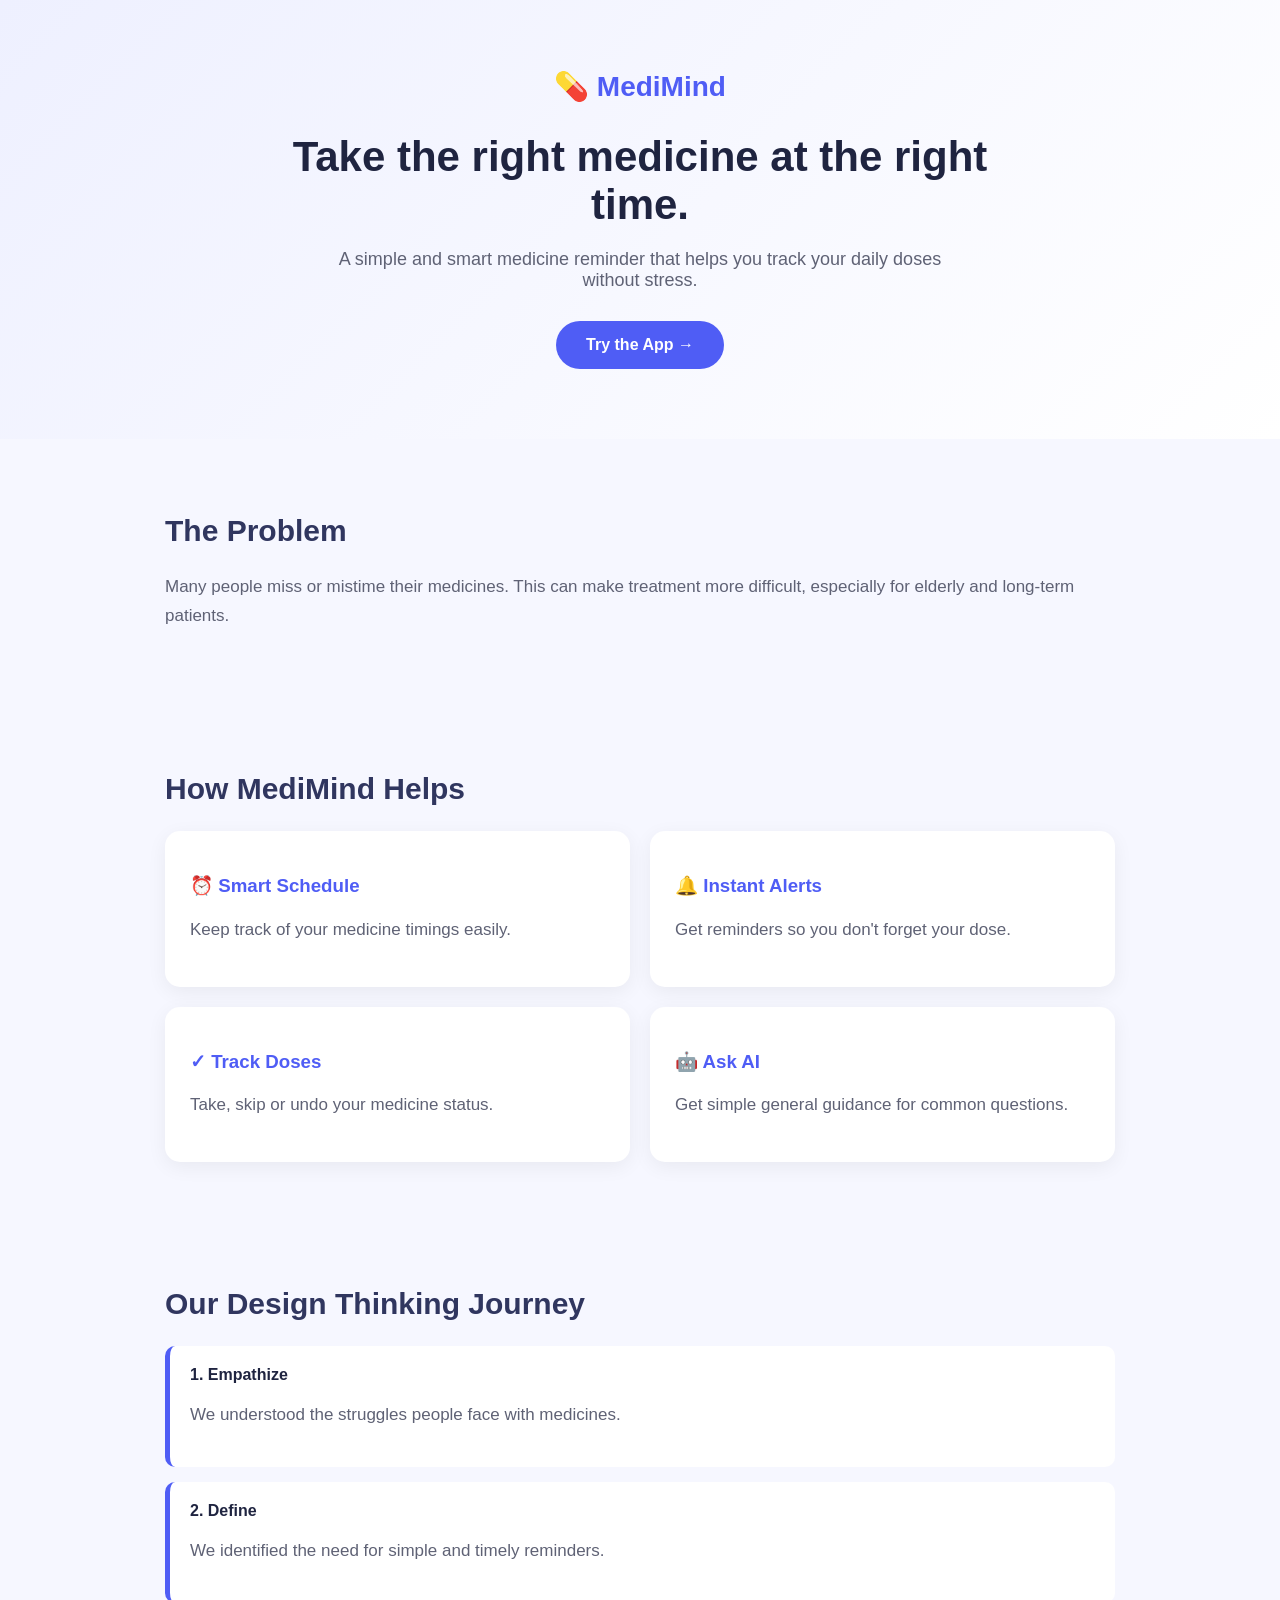
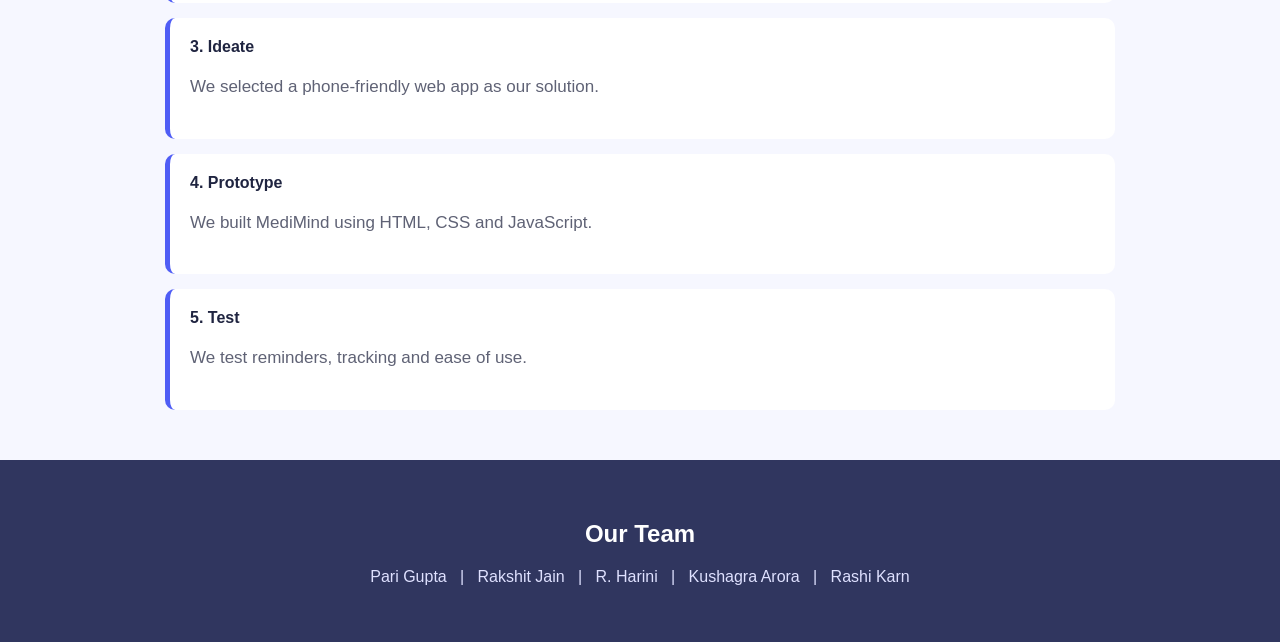
<file: index.html>
<!DOCTYPE html>
<html lang="en">

<head>
    <meta charset="UTF-8">
    <meta name="viewport" content="width=device-width, initial-scale=1.0">

    <title>MediMind - AI Medicine Reminder</title>

    <link rel="stylesheet" href="style.css">
</head>

<body>

    <header class="hero">

        <div class="logo">💊 MediMind</div>

        <h1>Take the right medicine at the right time.</h1>

        <p>
            A simple and smart medicine reminder that helps you
            track your daily doses without stress.
        </p>

        <a href="app.html" class="main-btn">Try the App →</a>

    </header>


    <section class="info-section">

        <h2>The Problem</h2>

        <p>
            Many people miss or mistime their medicines.
            This can make treatment more difficult, especially for
            elderly and long-term patients.
        </p>

    </section>


    <section class="info-section">

        <h2>How MediMind Helps</h2>

        <div class="feature-grid">

            <div class="feature-card">
                <h3>⏰ Smart Schedule</h3>
                <p>Keep track of your medicine timings easily.</p>
            </div>

            <div class="feature-card">
                <h3>🔔 Instant Alerts</h3>
                <p>Get reminders so you don't forget your dose.</p>
            </div>

            <div class="feature-card">
                <h3>✓ Track Doses</h3>
                <p>Take, skip or undo your medicine status.</p>
            </div>

            <div class="feature-card">
                <h3>🤖 Ask AI</h3>
                <p>Get simple general guidance for common questions.</p>
            </div>

        </div>

    </section>


    <section class="info-section">

        <h2>Our Design Thinking Journey</h2>

        <div class="journey">

            <div>
                <strong>1. Empathize</strong>
                <p>We understood the struggles people face with medicines.</p>
            </div>

            <div>
                <strong>2. Define</strong>
                <p>We identified the need for simple and timely reminders.</p>
            </div>

            <div>
                <strong>3. Ideate</strong>
                <p>We selected a phone-friendly web app as our solution.</p>
            </div>

            <div>
                <strong>4. Prototype</strong>
                <p>We built MediMind using HTML, CSS and JavaScript.</p>
            </div>

            <div>
                <strong>5. Test</strong>
                <p>We test reminders, tracking and ease of use.</p>
            </div>

        </div>

    </section>


    <section class="team-section">

        <h2>Our Team</h2>

        <p>
            Pari Gupta &nbsp; | &nbsp;
            Rakshit Jain &nbsp; | &nbsp;
            R. Harini &nbsp; | &nbsp;
            Kushagra Arora &nbsp; | &nbsp;
            Rashi Karn
        </p>

    </section>


</body>

</html>
</file>
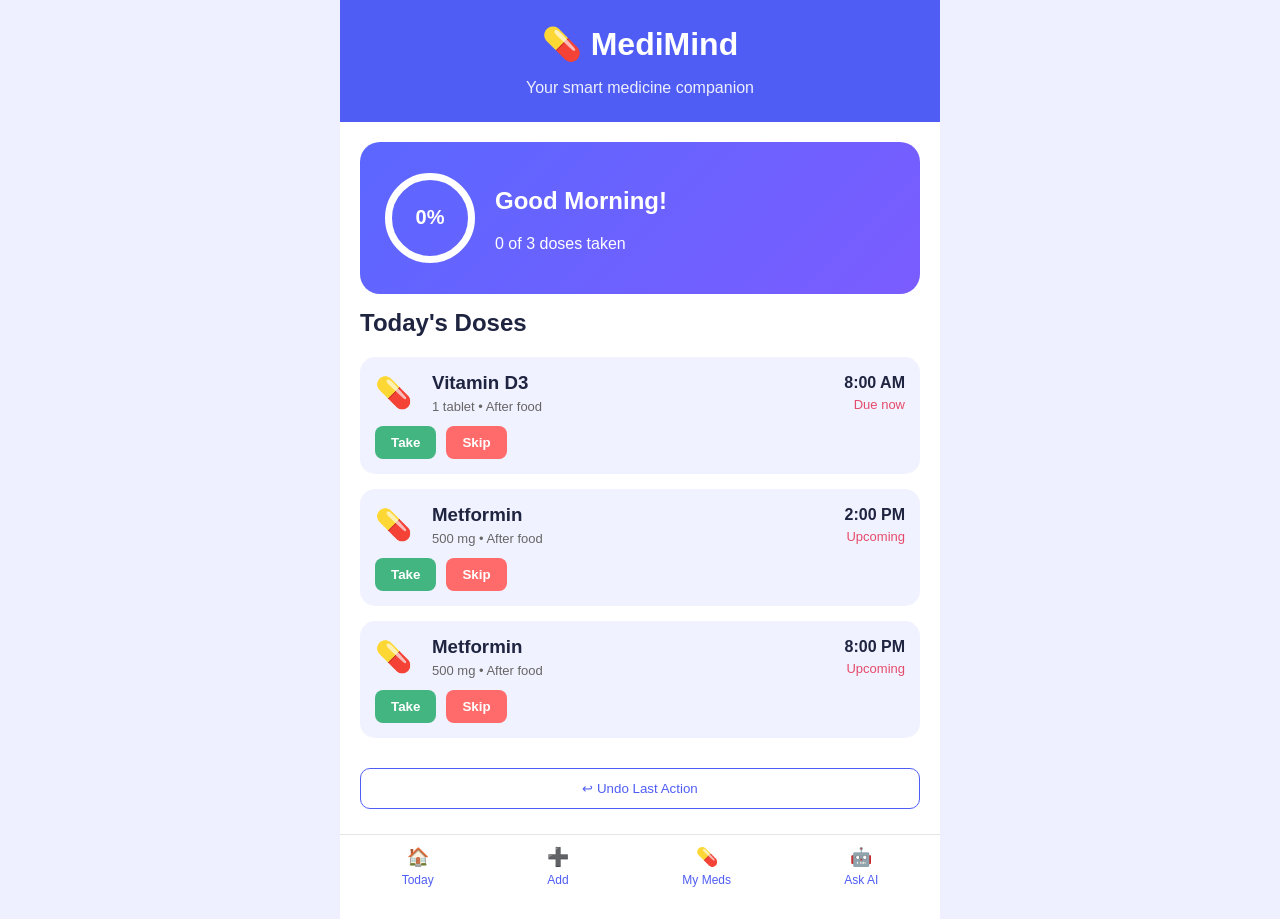
<file: app.html>
<!DOCTYPE html>
<html lang="en">

<head>

    <meta charset="UTF-8">
    <meta name="viewport" content="width=device-width, initial-scale=1.0">

    <title>MediMind App</title>

    <link rel="stylesheet" href="style.css">

</head>


<body class="app-body">


    <div class="app-container">


        <!-- TOP HEADER -->

        <div class="app-header">

            <h1>💊 MediMind</h1>

            <p>Your smart medicine companion</p>

        </div>



        <!-- TODAY SCREEN -->

        <div id="todayScreen" class="screen active">

            <div class="progress-card">

                <div class="progress-circle">
                    <span id="progressText">0%</span>
                </div>

                <div>

                    <h2>Good Morning!</h2>

                    <p id="doseCount">0 of 3 doses taken</p>

                </div>

            </div>


            <h2 class="section-title">Today's Doses</h2>


            <div id="medicineList">


                <div class="medicine-card">

                    <div class="medicine-icon">💊</div>

                    <div class="medicine-info">

                        <h3>Vitamin D3</h3>

                        <p>1 tablet • After food</p>

                    </div>

                    <div class="medicine-time">

                        <strong>8:00 AM</strong>

                        <span id="status1">Due now</span>

                    </div>

                    <div class="medicine-buttons">

                        <button onclick="takeMedicine(1)" class="take-btn">
                            Take
                        </button>

                        <button onclick="skipMedicine(1)" class="skip-btn">
                            Skip
                        </button>

                    </div>

                </div>



                <div class="medicine-card">

                    <div class="medicine-icon">💊</div>

                    <div class="medicine-info">

                        <h3>Metformin</h3>

                        <p>500 mg • After food</p>

                    </div>

                    <div class="medicine-time">

                        <strong>2:00 PM</strong>

                        <span id="status2">Upcoming</span>

                    </div>

                    <div class="medicine-buttons">

                        <button onclick="takeMedicine(2)" class="take-btn">
                            Take
                        </button>

                        <button onclick="skipMedicine(2)" class="skip-btn">
                            Skip
                        </button>

                    </div>

                </div>



                <div class="medicine-card">

                    <div class="medicine-icon">💊</div>

                    <div class="medicine-info">

                        <h3>Metformin</h3>

                        <p>500 mg • After food</p>

                    </div>

                    <div class="medicine-time">

                        <strong>8:00 PM</strong>

                        <span id="status3">Upcoming</span>

                    </div>

                    <div class="medicine-buttons">

                        <button onclick="takeMedicine(3)" class="take-btn">
                            Take
                        </button>

                        <button onclick="skipMedicine(3)" class="skip-btn">
                            Skip
                        </button>

                    </div>

                </div>


            </div>


            <button onclick="undoLast()" class="undo-btn">
                ↩ Undo Last Action
            </button>

        </div>



        <!-- ADD MEDICINE SCREEN -->

        <div id="addScreen" class="screen">

            <h2 class="section-title">Add Medicine</h2>


            <div class="form-card">

                <label>Medicine Name</label>

                <input
                    type="text"
                    id="medicineName"
                    placeholder="Example: Paracetamol"
                >


                <label>Dose</label>

                <input
                    type="text"
                    id="medicineDose"
                    placeholder="Example: 500 mg"
                >


                <label>Time</label>

                <input
                    type="time"
                    id="medicineTime"
                >


                <label>Food Timing</label>

                <select id="foodTiming">

                    <option>Before food</option>

                    <option>After food</option>

                    <option>With food</option>

                </select>


                <button onclick="addMedicine()" class="add-btn">

                    + Add Medicine

                </button>


                <p id="addMessage"></p>

            </div>

        </div>



        <!-- MY MEDS SCREEN -->

        <div id="medsScreen" class="screen">

            <h2 class="section-title">My Medicines</h2>


            <div id="savedMedicineList">

                <p class="empty-message">
                    Your added medicines will appear here.
                </p>

            </div>

        </div>



        <!-- ASK AI SCREEN -->

        <div id="aiScreen" class="screen">

            <h2 class="section-title">Ask MediMind AI</h2>


            <div class="ai-card">

                <p class="ai-intro">

                    Ask general questions about medicine timing,
                    missed doses and food timing.

                </p>


                <div class="quick-questions">

                    <button onclick="quickQuestion('missed')">
                        I missed a dose
                    </button>

                    <button onclick="quickQuestion('food')">
                        Before or after food?
                    </button>

                    <button onclick="quickQuestion('next')">
                        When is my next dose?
                    </button>

                </div>


                <textarea
                    id="aiQuestion"
                    placeholder="Type your question here..."
                ></textarea>


                <button onclick="askAI()" class="ask-btn">

                    Ask AI

                </button>


                <div id="aiAnswer" class="ai-answer">

                    Hello! How can I help you today?

                </div>


                <p class="disclaimer">

                    General guidance only. Not a substitute for a doctor.

                </p>

            </div>

        </div>



        <!-- BOTTOM NAVIGATION -->

        <nav class="bottom-nav">

            <button onclick="showScreen('todayScreen')">
                🏠<br>
                <span>Today</span>
            </button>


            <button onclick="showScreen('addScreen')">
                ➕<br>
                <span>Add</span>
            </button>


            <button onclick="showScreen('medsScreen'); displaySavedMedicines()">
                💊<br>
                <span>My Meds</span>
            </button>


            <button onclick="showScreen('aiScreen')">
                🤖<br>
                <span>Ask AI</span>
            </button>

        </nav>


    </div>


    <script src="script.js"></script>


</body>

</html>
</file>
<file: style.css>
/* GENERAL */

* {
    box-sizing: border-box;
}


body {
    margin: 0;
    font-family: Arial, sans-serif;
    background: #f6f7ff;
    color: #1f2440;
}


/* HOME PAGE */

.hero {
    text-align: center;
    padding: 70px 20px;
    background: linear-gradient(135deg, #eef0ff, #ffffff);
}


.logo {
    font-size: 28px;
    font-weight: bold;
    color: #4f5df5;
    margin-bottom: 30px;
}


.hero h1 {
    font-size: 42px;
    max-width: 750px;
    margin: auto;
}


.hero p {
    max-width: 650px;
    margin: 20px auto 30px;
    font-size: 18px;
    color: #5f6275;
}


.main-btn {
    display: inline-block;
    background: #4f5df5;
    color: white;
    text-decoration: none;
    padding: 15px 30px;
    border-radius: 30px;
    font-weight: bold;
}


.info-section {
    max-width: 1000px;
    margin: auto;
    padding: 50px 25px;
}


.info-section h2 {
    font-size: 30px;
    color: #30365f;
}


.info-section p {
    font-size: 17px;
    line-height: 1.7;
    color: #5f6275;
}


.feature-grid {
    display: grid;
    grid-template-columns: repeat(2, 1fr);
    gap: 20px;
    margin-top: 25px;
}


.feature-card {
    background: white;
    padding: 25px;
    border-radius: 15px;
    box-shadow: 0 5px 20px rgba(0, 0, 0, 0.06);
}


.feature-card h3 {
    color: #4f5df5;
}


.journey {
    display: grid;
    gap: 15px;
}


.journey div {
    background: white;
    padding: 20px;
    border-left: 5px solid #4f5df5;
    border-radius: 10px;
}


.team-section {
    text-align: center;
    background: #30365f;
    color: white;
    padding: 40px 20px;
}


.team-section p {
    color: #dfe1ff;
}


/* APP */

.app-body {
    background: #eef0ff;
    display: flex;
    justify-content: center;
    min-height: 100vh;
}


.app-container {
    width: 100%;
    max-width: 600px;
    background: white;
    min-height: 100vh;
    padding-bottom: 90px;
    position: relative;
}


.app-header {
    background: #4f5df5;
    color: white;
    padding: 25px;
    text-align: center;
}


.app-header h1 {
    margin: 0;
}


.app-header p {
    margin-bottom: 0;
    opacity: 0.9;
}


.screen {
    display: none;
    padding: 20px;
}


.screen.active {
    display: block;
}


.section-title {
    margin-top: 15px;
}


/* PROGRESS CARD */

.progress-card {
    background: linear-gradient(135deg, #5b67ff, #7b5cff);
    color: white;
    padding: 25px;
    border-radius: 20px;
    display: flex;
    align-items: center;
    gap: 20px;
}


.progress-circle {
    width: 90px;
    height: 90px;
    border: 7px solid white;
    border-radius: 50%;
    display: flex;
    justify-content: center;
    align-items: center;
    font-size: 20px;
    font-weight: bold;
}


/* MEDICINE CARDS */

.medicine-card {
    background: #f1f2ff;
    margin: 15px 0;
    padding: 15px;
    border-radius: 15px;
    display: grid;
    grid-template-columns: 45px 1fr auto;
    gap: 12px;
    align-items: center;
}


.medicine-icon {
    font-size: 30px;
}


.medicine-info h3 {
    margin: 0;
}


.medicine-info p {
    margin: 5px 0 0;
    font-size: 13px;
    color: #666;
}


.medicine-time {
    text-align: right;
}


.medicine-time span {
    display: block;
    margin-top: 5px;
    font-size: 13px;
    color: #e54b6a;
}


.medicine-buttons {
    grid-column: 1 / 4;
    display: flex;
    gap: 10px;
}


button {
    cursor: pointer;
    font-family: Arial, sans-serif;
}


.take-btn,
.skip-btn {
    border: none;
    padding: 9px 16px;
    border-radius: 8px;
    font-weight: bold;
}


.take-btn {
    background: #43b581;
    color: white;
}


.skip-btn {
    background: #ff6b6b;
    color: white;
}


.undo-btn {
    width: 100%;
    padding: 12px;
    margin-top: 15px;
    background: white;
    border: 1px solid #4f5df5;
    color: #4f5df5;
    border-radius: 10px;
}


/* ADD MEDICINE */

.form-card,
.ai-card {
    background: #f7f7ff;
    padding: 20px;
    border-radius: 15px;
}


label {
    display: block;
    margin-top: 15px;
    margin-bottom: 6px;
    font-weight: bold;
}


input,
select,
textarea {
    width: 100%;
    padding: 12px;
    border: 1px solid #d8d9e8;
    border-radius: 8px;
    font-size: 15px;
}


.add-btn,
.ask-btn {
    width: 100%;
    margin-top: 20px;
    padding: 13px;
    background: #4f5df5;
    color: white;
    border: none;
    border-radius: 10px;
    font-size: 16px;
    font-weight: bold;
}


#addMessage {
    text-align: center;
    color: #43b581;
    font-weight: bold;
}


/* MY MEDS */

.saved-med-card {
    background: #f1f2ff;
    padding: 15px;
    margin-bottom: 12px;
    border-radius: 12px;
}


.empty-message {
    color: #777;
    text-align: center;
}


/* AI */

.ai-intro {
    color: #5f6275;
}


.quick-questions {
    display: flex;
    flex-wrap: wrap;
    gap: 8px;
    margin: 15px 0;
}


.quick-questions button {
    background: white;
    border: 1px solid #4f5df5;
    color: #4f5df5;
    padding: 8px 12px;
    border-radius: 15px;
}


textarea {
    min-height: 100px;
    resize: vertical;
}


.ai-answer {
    margin-top: 20px;
    padding: 15px;
    background: white;
    border-radius: 10px;
    line-height: 1.6;
}


.disclaimer {
    font-size: 12px;
    color: #777;
    text-align: center;
    margin-top: 15px;
}


/* BOTTOM NAV */

.bottom-nav {
    position: fixed;
    bottom: 0;
    width: 100%;
    max-width: 600px;
    background: white;
    border-top: 1px solid #e5e5e5;
    display: flex;
    justify-content: space-around;
    padding: 10px 5px;
}


.bottom-nav button {
    border: none;
    background: none;
    color: #4f5df5;
    font-size: 18px;
}


.bottom-nav span {
    font-size: 12px;
}


/* MOBILE */

@media (max-width: 600px) {

    .hero h1 {
        font-size: 32px;
    }

    .feature-grid {
        grid-template-columns: 1fr;
    }

    .medicine-card {
        grid-template-columns: 40px 1fr;
    }

    .medicine-time {
        grid-column: 2;
        text-align: left;
    }

}
</file>
